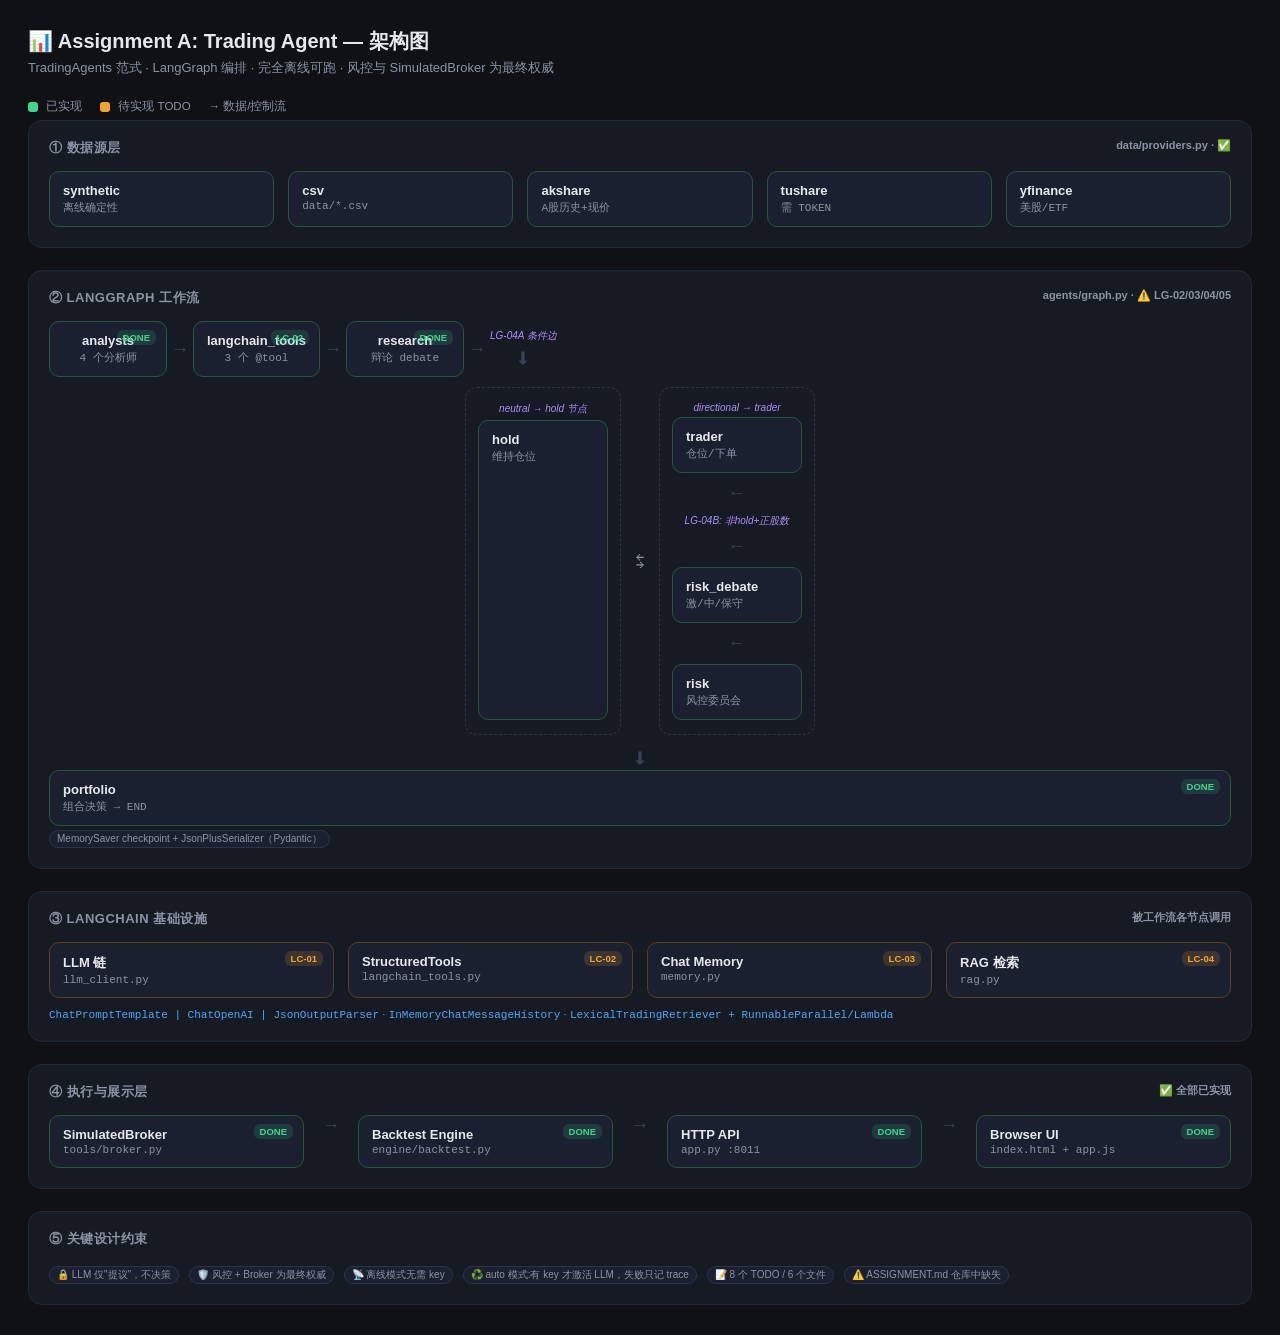
<file: docs/architecture.html>
<!DOCTYPE html>
<html lang="zh-CN">
<head>
<meta charset="UTF-8">
<title>Trading Agent 项目架构图</title>
<style>
  :root{
    --bg:#0f1115; --panel:#161a22; --ink:#e6e8ee; --dim:#8b93a4;
    --done:#3dd68c; --todo:#f5a524; --line:#3a4256;
    --blue:#4aa8ff; --purple:#b08cff; --red:#ff6b6b; --teal:#2dd4bf;
  }
  *{box-sizing:border-box}
  body{margin:0;background:var(--bg);color:var(--ink);
    font-family:-apple-system,"PingFang SC","Microsoft YaHei",sans-serif;padding:28px}
  h1{font-size:20px;margin:0 0 4px}
  .sub{color:var(--dim);font-size:13px;margin-bottom:22px}
  .canvas{display:flex;flex-direction:column;gap:22px}

  /* layer card */
  .layer{background:var(--panel);border:1px solid #232838;border-radius:14px;
    padding:18px 20px 20px;position:relative}
  .layer h2{font-size:13px;font-weight:600;color:var(--dim);margin:0 0 14px;
    letter-spacing:.5px;text-transform:uppercase}
  .layer h2 .tag{float:right;font-size:11px;color:var(--dim);text-transform:none;letter-spacing:0}

  .row{display:flex;gap:14px;align-items:stretch;flex-wrap:wrap}

  .node{border:1px solid #2c3346;background:#1b2030;border-radius:10px;
    padding:11px 13px;min-width:130px;flex:1;position:relative}
  .node .name{font-size:13px;font-weight:600}
  .node .file{font-size:11px;color:var(--dim);font-family:ui-monospace,monospace;margin-top:2px}
  .node .mark{position:absolute;top:8px;right:10px;font-size:9.5px;font-weight:700;
    padding:2px 6px;border-radius:6px}
  .done{border-color:#27543f}
  .done .mark{background:rgba(61,214,140,.15);color:var(--done)}
  .todo{border-color:#5a3f17}
  .todo .mark{background:rgba(245,165,36,.15);color:var(--todo)}

  /* legend */
  .legend{display:flex;gap:18px;font-size:11.5px;color:var(--dim);margin-bottom:6px}
  .legend span b{display:inline-block;width:10px;height:10px;border-radius:3px;margin-right:5px;vertical-align:middle}
  .sw-done{background:var(--done)} .sw-todo{background:var(--todo)}

  /* graph flow */
  .flow{display:flex;align-items:center;flex-wrap:wrap;gap:0}
  .flow .node{min-width:118px;text-align:center;flex:0 0 auto}
  .arrow{color:var(--line);font-size:18px;padding:0 4px;flex:0 0 auto}
  .branch{display:flex;flex-direction:column;gap:8px;align-items:center}
  .cond{font-size:10px;color:var(--purple);font-style:italic;margin-bottom:-2px}
  .arrow.down{transform:rotate(90deg);padding:4px 0}
  .subpipe{display:flex;flex-direction:column;align-items:center;gap:6px;
    border:1px dashed #2c3346;border-radius:12px;padding:14px 12px}

  .pill{display:inline-block;font-size:10px;padding:1px 7px;border-radius:20px;
    background:#1b2030;border:1px solid #2c3346;color:var(--dim);margin-top:4px}

  code{font-family:ui-monospace,"SF Mono",monospace;font-size:11px;color:var(--blue)}
  .grp{display:flex;gap:14px;flex-wrap:wrap}
</style>
</head>
<body>
<h1>📊 Assignment A: Trading Agent — 架构图</h1>
<div class="sub">TradingAgents 范式 · LangGraph 编排 · 完全离线可跑 · 风控与 SimulatedBroker 为最终权威</div>

<div class="legend">
  <span><b class="sw-done"></b> 已实现</span>
  <span><b class="sw-todo"></b> 待实现 TODO</span>
  <span>→ 数据/控制流</span>
</div>

<div class="canvas">

  <!-- ============ 数据源层 ============ -->
  <div class="layer">
    <h2>① 数据源层 <span class="tag">data/providers.py · ✅</span></h2>
    <div class="grp">
      <div class="node done"><div class="name">synthetic</div><div class="file">离线确定性</div></div>
      <div class="node done"><div class="name">csv</div><div class="file">data/*.csv</div></div>
      <div class="node done"><div class="name">akshare</div><div class="file">A股历史+现价</div></div>
      <div class="node done"><div class="name">tushare</div><div class="file">需 TOKEN</div></div>
      <div class="node done"><div class="name">yfinance</div><div class="file">美股/ETF</div></div>
    </div>
  </div>

  <!-- ============ LangGraph 工作流 ============ -->
  <div class="layer">
    <h2>② LangGraph 工作流 <span class="tag">agents/graph.py · ⚠️ LG-02/03/04/05</span></h2>
    <div class="flow">
      <div class="node done"><div class="name">analysts</div><div class="file">4 个分析师</div><div class="mark">DONE</div></div>
      <span class="arrow">→</span>
      <div class="node done"><div class="name">langchain_tools</div><div class="file">3 个 @tool</div><div class="mark">LC-02</div></div>
      <span class="arrow">→</span>
      <div class="node done"><div class="name">research</div><div class="file">辩论 debate</div><div class="mark">DONE</div></div>
      <span class="arrow">→</span>
      <div class="branch">
        <div class="cond">LG-04A 条件边</div>
        <div class="arrow">⬇</div>
      </div>
    </div>

    <div class="row" style="margin-top:10px;justify-content:center">
      <div class="subpipe">
        <div class="cond">neutral → hold 节点</div>
        <div class="node done"><div class="name">hold</div><div class="file">维持仓位</div></div>
      </div>
      <span style="color:var(--dim);font-size:20px;align-self:center">⇆</span>
      <div class="subpipe">
        <div class="cond">directional → trader</div>
        <div class="node done"><div class="name">trader</div><div class="file">仓位/下单</div></div>
        <div class="arrow down">↓</div>
        <div class="branch">
          <div class="cond">LG-04B: 非hold+正股数</div>
        </div>
        <div class="arrow down">↓</div>
        <div class="node done"><div class="name">risk_debate</div><div class="file">激/中/保守</div></div>
        <div class="arrow down">↓</div>
        <div class="node done"><div class="name">risk</div><div class="file">风控委员会</div></div>
      </div>
    </div>

    <div class="row" style="margin-top:14px;justify-content:center">
      <span class="arrow">⬇</span>
    </div>
    <div class="row" style="justify-content:center">
      <div class="node done"><div class="name">portfolio</div><div class="file">组合决策 → END</div><div class="mark">DONE</div></div>
    </div>
    <div class="pill" style="text-align:center">MemorySaver checkpoint + JsonPlusSerializer（Pydantic）</div>
  </div>

  <!-- ============ 横向：LangChain 基础设施 ============ -->
  <div class="layer">
    <h2>③ LangChain 基础设施 <span class="tag">被工作流各节点调用</span></h2>
    <div class="grp">
      <div class="node todo"><div class="name">LLM 链</div><div class="file">llm_client.py</div><div class="mark">LC-01</div></div>
      <div class="node todo"><div class="name">StructuredTools</div><div class="file">langchain_tools.py</div><div class="mark">LC-02</div></div>
      <div class="node todo"><div class="name">Chat Memory</div><div class="file">memory.py</div><div class="mark">LC-03</div></div>
      <div class="node todo"><div class="name">RAG 检索</div><div class="file">rag.py</div><div class="mark">LC-04</div></div>
    </div>
    <div style="margin-top:10px;font-size:11.5px;color:var(--dim)">
      <code>ChatPromptTemplate | ChatOpenAI | JsonOutputParser</code> ·
      <code>InMemoryChatMessageHistory</code> ·
      <code>LexicalTradingRetriever + RunnableParallel/Lambda</code>
    </div>
  </div>

  <!-- ============ 执行与展示层 ============ -->
  <div class="layer">
    <h2>④ 执行与展示层 <span class="tag">✅ 全部已实现</span></h2>
    <div class="grp">
      <div class="node done"><div class="name">SimulatedBroker</div><div class="file">tools/broker.py</div><div class="mark">DONE</div></div>
      <span class="arrow">→</span>
      <div class="node done"><div class="name">Backtest Engine</div><div class="file">engine/backtest.py</div><div class="mark">DONE</div></div>
      <span class="arrow">→</span>
      <div class="node done"><div class="name">HTTP API</div><div class="file">app.py :8011</div><div class="mark">DONE</div></div>
      <span class="arrow">→</span>
      <div class="node done"><div class="name">Browser UI</div><div class="file">index.html + app.js</div><div class="mark">DONE</div></div>
    </div>
  </div>

  <!-- ============ 风控边界 ============ -->
  <div class="layer">
    <h2>⑤ 关键设计约束</h2>
    <div class="grp" style="gap:10px">
      <div class="pill">🔒 LLM 仅"提议"，不决策</div>
      <div class="pill">🛡️ 风控 + Broker 为最终权威</div>
      <div class="pill">📡 离线模式无需 key</div>
      <div class="pill">♻️ auto 模式:有 key 才激活 LLM，失败只记 trace</div>
      <div class="pill">📝 8 个 TODO / 6 个文件</div>
      <div class="pill">⚠️ ASSIGNMENT.md 仓库中缺失</div>
    </div>
  </div>

</div>
</body>
</html>
</file>
